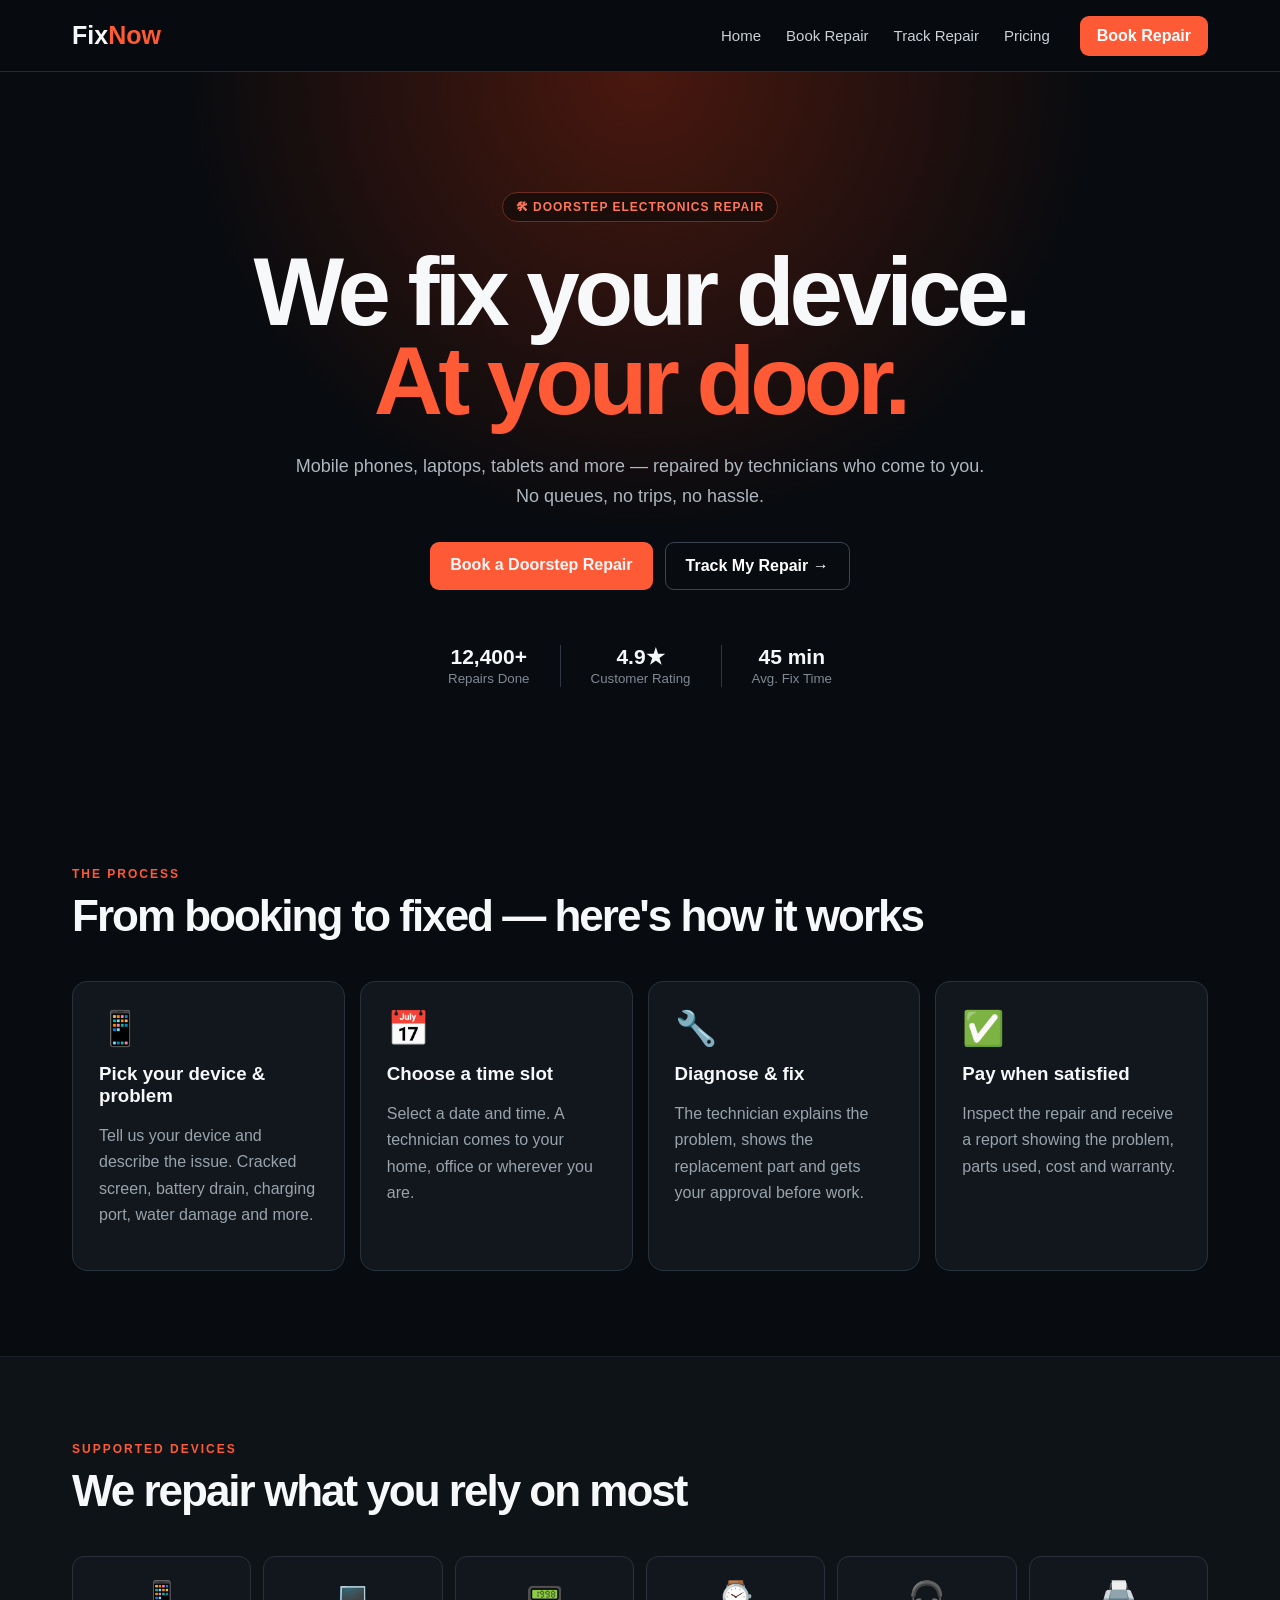
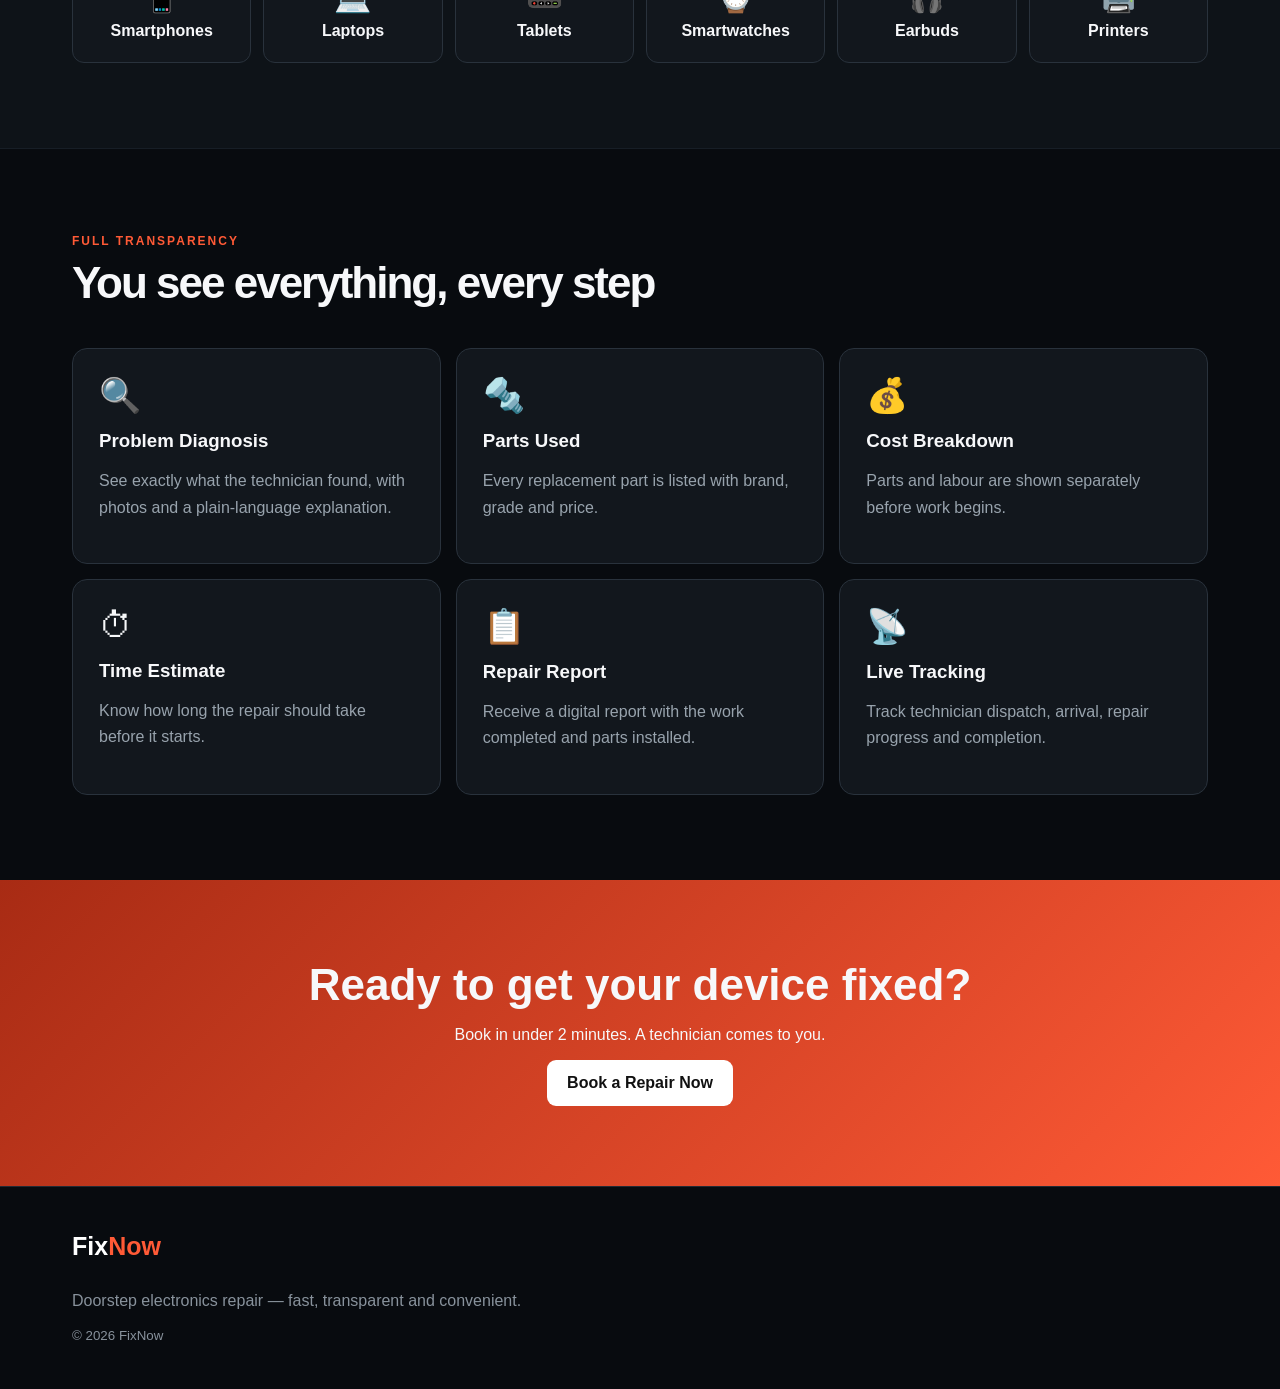
<file: index.html>
<!doctype html>
<html lang="en">
<head>
<meta charset="utf-8">
<meta name="viewport" content="width=device-width,initial-scale=1">
<title>FixNow — Doorstep Device Repair</title>
<style>
*{box-sizing:border-box}html{scroll-behavior:smooth}body{margin:0;background:#080b0f;color:#f7f8fa;font-family:Arial,Helvetica,sans-serif}a{text-decoration:none;color:inherit}.wrap{max-width:1180px;margin:auto;padding:0 22px}
nav{height:72px;display:flex;align-items:center;border-bottom:1px solid #222a33;background:#080b0fee;position:sticky;top:0;z-index:5}.navin{display:flex;align-items:center;width:100%;gap:30px}.logo{font-size:25px;font-weight:900}.logo b{color:#ff5a36}.links{display:flex;gap:25px;margin-left:auto}.links a{color:#cbd1d7;font-size:15px}.links a:hover{color:#ff5a36}.cta{background:#ff5a36;color:white;padding:11px 17px;border-radius:9px;font-weight:800}
.hero{text-align:center;padding:120px 20px 95px;background:radial-gradient(circle at 50% 0,#4a180e 0,transparent 48%)}.tag{display:inline-block;border:1px solid #6d2c20;color:#ff7659;background:#1b0e0a;border-radius:30px;padding:7px 13px;font-size:12px;font-weight:800;text-transform:uppercase;letter-spacing:1px}.hero h1{font-size:clamp(52px,8vw,96px);line-height:.93;letter-spacing:-5px;margin:25px auto;max-width:950px}.orange{color:#ff5a36}.hero p{color:#aeb6bf;max-width:700px;margin:0 auto;font-size:18px;line-height:1.7}.actions{display:flex;justify-content:center;gap:12px;flex-wrap:wrap;margin:30px 0 55px}.btn{padding:14px 20px;border-radius:9px;font-weight:800;display:inline-block}.primary{background:#ff5a36}.secondary{border:1px solid #3b4651;color:white}.stats{display:flex;justify-content:center;gap:30px}.stats strong{font-size:21px;display:block}.stats small{color:#7f8994}.line{width:1px;background:#303943}
section{padding:85px 0}.dark{background:#0e1318;border-block:1px solid #171e26}.eyebrow{color:#ff5a36;text-transform:uppercase;letter-spacing:2px;font-weight:800;font-size:12px}.title{font-size:44px;letter-spacing:-2px;margin:10px 0 40px}.steps{display:grid;grid-template-columns:repeat(4,1fr);gap:15px}.card{background:#12171d;border:1px solid #29323c;border-radius:15px;padding:26px}.card .icon{font-size:34px}.card h3{margin:15px 0 8px}.card p{color:#98a3ad;line-height:1.65}.devices{display:grid;grid-template-columns:repeat(6,1fr);gap:12px}.device{text-align:center;background:#12171d;border:1px solid #29323c;border-radius:12px;padding:22px 10px;font-weight:700}.device span{font-size:30px;display:block;margin-bottom:8px}.three{display:grid;grid-template-columns:repeat(3,1fr);gap:15px}.ctaSection{padding:80px 20px;text-align:center;background:linear-gradient(135deg,#a82b14,#ff5a36)}.ctaSection h2{font-size:44px;margin:0 0 12px}.white{background:#fff;color:#111}.footer{padding:45px 0;border-top:1px solid #222a33;color:#88929c}.footer .logo{color:#fff;margin-bottom:15px;display:inline-block}
@media(max-width:800px){.links{display:none}.steps,.three{grid-template-columns:1fr 1fr}.devices{grid-template-columns:repeat(3,1fr)}}@media(max-width:520px){.steps,.three{grid-template-columns:1fr}.devices{grid-template-columns:1fr 1fr}.stats{gap:12px}.hero h1{letter-spacing:-3px}.title{font-size:35px}}
</style>
</head>
<body>
<nav><div class="wrap navin"><a class="logo" href="index.html">Fix<b>Now</b></a><div class="links"><a href="index.html">Home</a><a href="book.html">Book Repair</a><a href="track.html">Track Repair</a><a href="pricing.html">Pricing</a></div><a class="cta" href="book.html">Book Repair</a></div></nav>
<header class="hero"><span class="tag">🛠 Doorstep electronics repair</span><h1>We fix your device.<br><span class="orange">At your door.</span></h1><p>Mobile phones, laptops, tablets and more — repaired by technicians who come to you. No queues, no trips, no hassle.</p><div class="actions"><a class="btn primary" href="book.html">Book a Doorstep Repair</a><a class="btn secondary" href="track.html">Track My Repair →</a></div><div class="stats"><div><strong>12,400+</strong><small>Repairs Done</small></div><span class="line"></span><div><strong>4.9★</strong><small>Customer Rating</small></div><span class="line"></span><div><strong>45 min</strong><small>Avg. Fix Time</small></div></div></header>
<section><div class="wrap"><div class="eyebrow">The Process</div><h2 class="title">From booking to fixed — here's how it works</h2><div class="steps"><div class="card"><div class="icon">📱</div><h3>Pick your device & problem</h3><p>Tell us your device and describe the issue. Cracked screen, battery drain, charging port, water damage and more.</p></div><div class="card"><div class="icon">📅</div><h3>Choose a time slot</h3><p>Select a date and time. A technician comes to your home, office or wherever you are.</p></div><div class="card"><div class="icon">🔧</div><h3>Diagnose & fix</h3><p>The technician explains the problem, shows the replacement part and gets your approval before work.</p></div><div class="card"><div class="icon">✅</div><h3>Pay when satisfied</h3><p>Inspect the repair and receive a report showing the problem, parts used, cost and warranty.</p></div></div></div></section>
<section class="dark"><div class="wrap"><div class="eyebrow">Supported Devices</div><h2 class="title">We repair what you rely on most</h2><div class="devices"><div class="device"><span>📱</span>Smartphones</div><div class="device"><span>💻</span>Laptops</div><div class="device"><span>📟</span>Tablets</div><div class="device"><span>⌚</span>Smartwatches</div><div class="device"><span>🎧</span>Earbuds</div><div class="device"><span>🖨️</span>Printers</div></div></div></section>
<section><div class="wrap"><div class="eyebrow">Full Transparency</div><h2 class="title">You see everything, every step</h2><div class="three"><div class="card"><div class="icon">🔍</div><h3>Problem Diagnosis</h3><p>See exactly what the technician found, with photos and a plain-language explanation.</p></div><div class="card"><div class="icon">🔩</div><h3>Parts Used</h3><p>Every replacement part is listed with brand, grade and price.</p></div><div class="card"><div class="icon">💰</div><h3>Cost Breakdown</h3><p>Parts and labour are shown separately before work begins.</p></div><div class="card"><div class="icon">⏱</div><h3>Time Estimate</h3><p>Know how long the repair should take before it starts.</p></div><div class="card"><div class="icon">📋</div><h3>Repair Report</h3><p>Receive a digital report with the work completed and parts installed.</p></div><div class="card"><div class="icon">📡</div><h3>Live Tracking</h3><p>Track technician dispatch, arrival, repair progress and completion.</p></div></div></div></section>
<section class="ctaSection"><div class="wrap"><h2>Ready to get your device fixed?</h2><p>Book in under 2 minutes. A technician comes to you.</p><a class="btn white" href="book.html">Book a Repair Now</a></div></section>
<footer class="footer"><div class="wrap"><a class="logo" href="index.html">Fix<b>Now</b></a><p>Doorstep electronics repair — fast, transparent and convenient.</p><small>© 2026 FixNow</small></div></footer>
</body></html>
</file>
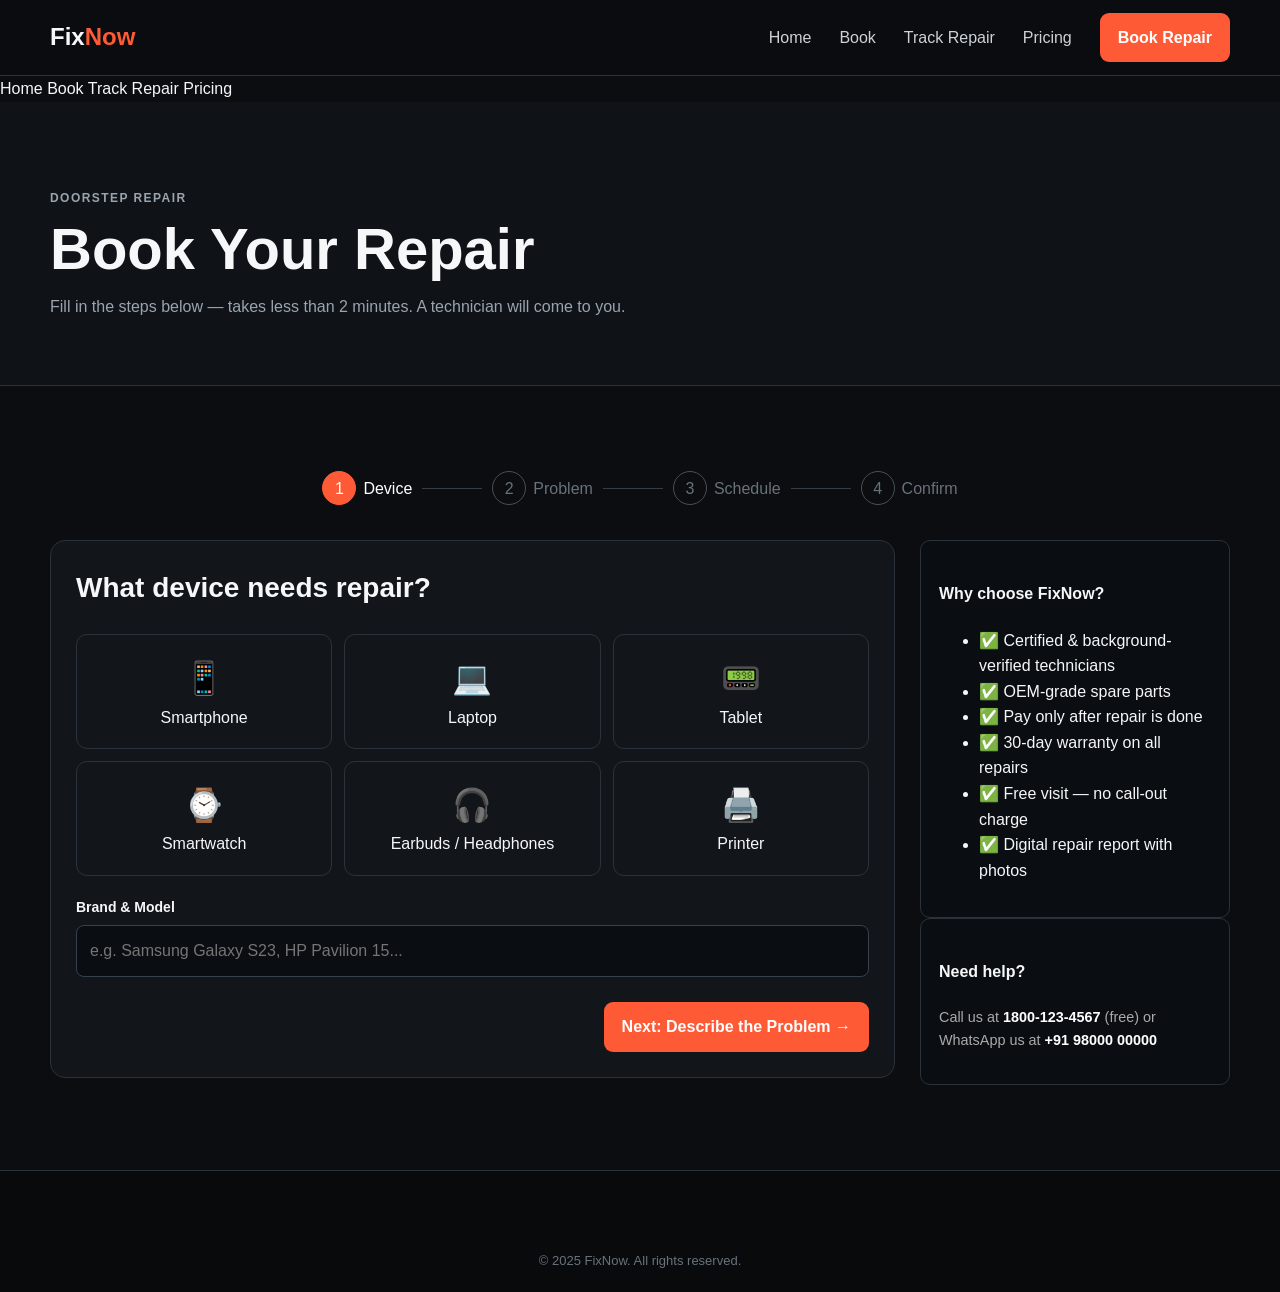
<file: book.html>
<!DOCTYPE html>
<html lang="en">
<head>
  <meta charset="UTF-8" />
  <meta name="viewport" content="width=device-width, initial-scale=1.0" />
  <title>Book a Repair — FixNow</title>
  <link rel="preconnect" href="https://fonts.googleapis.com" />
  <link href="https://fonts.googleapis.com/css2?family=DM+Sans:wght@300;400;500;600&family=Syne:wght@700;800&display=swap" rel="stylesheet" />
  <link rel="stylesheet" href="assets/style.css?v=2" />

<style id="fixnow-inline-style">/* FIXNOW_INLINE_STYLE */
:root{--bg:#0b0d10;--surface:#12161b;--line:#2a323b;--text:#f5f7f9;--muted:#9aa4ae;--accent:#ff5a36;--green:#42d392;--max:1180px}*{box-sizing:border-box}html{scroll-behavior:smooth}body{margin:0;background:var(--bg);color:var(--text);font-family:Arial,Helvetica,sans-serif;line-height:1.6}a{color:inherit;text-decoration:none}button,input,textarea,select{font:inherit}.container{width:min(var(--max),calc(100% - 40px));margin:auto}.nav{height:76px;padding:0 max(20px,calc((100vw - var(--max))/2));display:flex;align-items:center;gap:28px;border-bottom:1px solid var(--line);background:rgba(11,13,16,.96);position:sticky;top:0;z-index:20}.logo{font-size:1.5rem;font-weight:800}.logo span{color:var(--accent)}.nav-links{display:flex;gap:28px;list-style:none;margin-left:auto;padding:0}.nav-links a{color:#cbd2d8}.nav-links a:hover{color:#fff}.btn{display:inline-flex;align-items:center;justify-content:center;border:0;border-radius:9px;padding:12px 18px;font-weight:700;cursor:pointer}.btn-primary{background:var(--accent);color:#fff}.btn-ghost{background:transparent;border:1px solid #3a444f;color:#fff}.hamburger{display:none;margin-left:auto;background:none;border:0;color:#fff;font-size:24px}.hero{min-height:650px;padding:100px 20px;text-align:center;display:flex;flex-direction:column;align-items:center;justify-content:center;background:radial-gradient(circle at 50% 0,rgba(255,90,54,.18),transparent 45%)}.hero-badge,.section-eye{color:var(--accent);text-transform:uppercase;letter-spacing:.12em;font-size:12px;font-weight:700}.hero-title{font-size:clamp(48px,8vw,100px);line-height:.95;letter-spacing:-5px;margin:25px 0 20px;max-width:950px}.hero-title em{color:var(--accent);font-style:normal}.hero-sub{max-width:720px;color:var(--muted);font-size:18px}.hero-actions{display:flex;gap:12px;flex-wrap:wrap;justify-content:center;margin:28px 0 55px}.hero-stats{display:flex;gap:30px}.stat{display:flex;flex-direction:column}.stat-num{font-weight:800;font-size:20px}.stat-label{color:var(--muted);font-size:12px}.stat-divider{width:1px;background:var(--line)}.section{padding:85px 0}.section-alt{background:#0f1318;border-block:1px solid #171d24}.section-title{font-size:44px;line-height:1.05;margin:10px 0 42px;letter-spacing:-2px}.steps-grid{display:grid;grid-template-columns:1fr 35px 1fr 35px 1fr 35px 1fr;align-items:center}.step-card,.review-card,.transp-item,.price-card,.form-panel,.track-result,.sidebar-card{background:var(--surface);border:1px solid var(--line);border-radius:15px;padding:25px}.step-card{min-height:220px}.step-card p,.review-text,.transp-item p{color:var(--muted)}.step-arrow{text-align:center;color:var(--accent);font-size:24px}.devices-grid{display:grid;grid-template-columns:repeat(6,1fr);gap:12px}.device-tile{text-align:center;padding:22px 10px;border:1px solid var(--line);border-radius:12px;background:var(--surface)}.device-icon{font-size:30px;display:block;margin-bottom:7px}.transparency-grid,.reviews-grid{display:grid;grid-template-columns:repeat(3,1fr);gap:16px}.cta-banner{padding:75px 20px;text-align:center;background:linear-gradient(135deg,#b72f18,#ff5a36)}.cta-banner h2{font-size:45px;margin:0 0 12px}.footer{padding:50px 0 20px;border-top:1px solid var(--line);background:#080a0c}.footer-inner{display:grid;grid-template-columns:2fr repeat(3,1fr);gap:30px}.footer-links{display:flex;flex-direction:column;gap:8px}.footer-links a{color:var(--muted)}.footer-bottom{text-align:center;color:#69737d;padding-top:30px;font-size:13px}.page-header{padding:75px 0 50px;background:#0f1318;border-bottom:1px solid var(--line)}.page-header h1{font-size:58px;line-height:1;margin:10px 0}.page-header p{color:var(--muted);max-width:700px}.progress-steps{display:flex;justify-content:center;align-items:center;margin-bottom:35px}.progress-step{display:flex;align-items:center;gap:7px;color:#68727c}.progress-step.active{color:#fff}.ps-circle{width:34px;height:34px;border:1px solid #46505a;border-radius:50%;display:grid;place-items:center}.progress-step.active .ps-circle{background:var(--accent);border-color:var(--accent)}.progress-line{width:60px;height:1px;background:#343c45;margin:0 10px}.booking-layout{display:grid;grid-template-columns:minmax(0,1fr) 310px;gap:25px}.form-panel{display:none}.form-panel.active{display:block}.step-heading{font-size:28px;margin-top:0}.device-select-grid{display:grid;grid-template-columns:repeat(3,1fr);gap:12px}.device-option input,.time-slot input{position:absolute;opacity:0}.device-option-inner{display:flex;flex-direction:column;align-items:center;text-align:center;padding:18px;border:1px solid var(--line);border-radius:11px}.device-option input:checked+.device-option-inner,.time-slot input:checked+span{border-color:var(--accent);background:rgba(255,90,54,.09)}.dev-ico{font-size:32px}.form-group{margin-top:20px}.form-group label{display:block;font-weight:700;font-size:14px;margin-bottom:7px}.form-group input,.form-group textarea,.track-search-box input{width:100%;padding:12px 13px;background:#0a0d11;color:#fff;border:1px solid #37414b;border-radius:8px}.problem-checks{display:grid;grid-template-columns:1fr 1fr;gap:10px}.check-item{padding:11px;border:1px solid var(--line);border-radius:8px;color:#cbd2d8}.upload-zone{border:1px dashed #4a5560;border-radius:10px;padding:25px;text-align:center;color:var(--muted);cursor:pointer}.time-slots{display:grid;grid-template-columns:repeat(3,1fr);gap:10px}.time-slot span{display:block;text-align:center;border:1px solid var(--line);border-radius:8px;padding:12px}.form-actions{display:flex;justify-content:flex-end;gap:10px;margin-top:25px}.summary-card,.sidebar-card{background:#0a0e12;border:1px solid var(--line);border-radius:10px;padding:18px}.summary-row{display:flex;justify-content:space-between;gap:15px;padding:10px 0;border-bottom:1px solid #222a31}.summary-row span{color:var(--muted)}.success-screen{text-align:center;padding:30px}.success-icon{font-size:60px}.booking-ref{display:inline-block;border:1px solid var(--line);padding:10px 15px;border-radius:8px}.track-search-box{display:flex;gap:10px;max-width:760px;margin:auto}.track-result{margin-top:40px}.track-header{display:flex;justify-content:space-between;gap:15px;border-bottom:1px solid var(--line);padding-bottom:20px}.track-status-badge{color:var(--green);background:rgba(66,211,146,.1);border:1px solid rgba(66,211,146,.2);padding:6px 10px;border-radius:20px}.timeline{display:grid;gap:13px}.timeline-item{display:flex;gap:12px}.timeline-dot{width:12px;height:12px;border-radius:50%;background:#39434d;margin-top:7px;flex:none}.timeline-item.done .timeline-dot{background:var(--green)}.timeline-item.current .timeline-dot{background:var(--accent)}.timeline-item p{margin:0;color:var(--muted);font-size:14px}.price-tabs{display:flex;gap:8px;flex-wrap:wrap;margin-bottom:25px}.price-tab{padding:10px 15px;background:transparent;color:#b7c0c8;border:1px solid var(--line);border-radius:8px}.price-tab.active{background:var(--accent);color:#fff;border-color:var(--accent)}.price-category{display:none}.price-category.active{display:block}.price-grid{display:grid;grid-template-columns:1fr 1fr;gap:12px}.price-card{display:flex;align-items:center;gap:15px}.price-info{flex:1}.price-info h4{margin:0}.price-info p{margin:2px 0;color:var(--muted);font-size:13px}.price-range{color:var(--accent);font-weight:700}.faq-item{border-bottom:1px solid var(--line)}.faq-q{width:100%;background:none;border:0;color:#fff;text-align:left;padding:18px 0;font-weight:700;display:flex;justify-content:space-between}.faq-a{display:none;color:var(--muted);padding:0 0 18px}.faq-item.open .faq-a{display:block}@media(max-width:900px){.nav-links{display:none}.nav-cta{display:none}.hamburger{display:block}.steps-grid{grid-template-columns:1fr 1fr}.step-arrow{display:none}.devices-grid{grid-template-columns:repeat(3,1fr)}.transparency-grid,.reviews-grid{grid-template-columns:1fr 1fr}.booking-layout{grid-template-columns:1fr}.footer-inner{grid-template-columns:1fr 1fr}}@media(max-width:600px){.container{width:calc(100% - 28px)}.hero-title{font-size:52px;letter-spacing:-3px}.hero-stats{gap:12px}.steps-grid,.transparency-grid,.reviews-grid,.price-grid,.device-select-grid,.problem-checks{grid-template-columns:1fr}.devices-grid{grid-template-columns:1fr 1fr}.time-slots{grid-template-columns:1fr}.booking-layout{display:block}.page-header h1{font-size:44px}.track-search-box{flex-direction:column}.footer-inner{grid-template-columns:1fr}}
</style>
</head>
<body>

  <nav class="nav">
    <a href="index.html" class="logo">Fix<span>Now</span></a>
    <ul class="nav-links">
      <li><a href="index.html">Home</a></li>
      <li><a href="book.html" class="active">Book</a></li>
      <li><a href="track.html">Track Repair</a></li>
      <li><a href="pricing.html">Pricing</a></li>
    </ul>
    <a href="book.html" class="btn btn-primary nav-cta">Book Repair</a>
    <button class="hamburger" id="hamburger" aria-label="Menu">&#9776;</button>
  </nav>
  <div class="mobile-menu" id="mobileMenu">
    <a href="index.html">Home</a>
    <a href="book.html">Book</a>
    <a href="track.html">Track Repair</a>
    <a href="pricing.html">Pricing</a>
  </div>

  <!-- PAGE HEADER -->
  <div class="page-header">
    <div class="container">
      <p class="section-eye">Doorstep Repair</p>
      <h1>Book Your Repair</h1>
      <p>Fill in the steps below — takes less than 2 minutes. A technician will come to you.</p>
    </div>
  </div>

  <!-- BOOKING FORM -->
  <section class="section">
    <div class="container">

      <!-- Progress Steps -->
      <div class="progress-steps">
        <div class="progress-step active" id="ps1">
          <div class="ps-circle">1</div>
          <span>Device</span>
        </div>
        <div class="progress-line"></div>
        <div class="progress-step" id="ps2">
          <div class="ps-circle">2</div>
          <span>Problem</span>
        </div>
        <div class="progress-line"></div>
        <div class="progress-step" id="ps3">
          <div class="ps-circle">3</div>
          <span>Schedule</span>
        </div>
        <div class="progress-line"></div>
        <div class="progress-step" id="ps4">
          <div class="ps-circle">4</div>
          <span>Confirm</span>
        </div>
      </div>

      <div class="booking-layout">

        <!-- FORM PANELS -->
        <div class="booking-form-area">

          <!-- Step 1: Device -->
          <div class="form-panel active" id="step1">
            <h2 class="step-heading">What device needs repair?</h2>
            <div class="device-select-grid">
              <label class="device-option">
                <input type="radio" name="device" value="smartphone" />
                <div class="device-option-inner">
                  <span class="dev-ico">📱</span>
                  <span>Smartphone</span>
                </div>
              </label>
              <label class="device-option">
                <input type="radio" name="device" value="laptop" />
                <div class="device-option-inner">
                  <span class="dev-ico">💻</span>
                  <span>Laptop</span>
                </div>
              </label>
              <label class="device-option">
                <input type="radio" name="device" value="tablet" />
                <div class="device-option-inner">
                  <span class="dev-ico">📟</span>
                  <span>Tablet</span>
                </div>
              </label>
              <label class="device-option">
                <input type="radio" name="device" value="smartwatch" />
                <div class="device-option-inner">
                  <span class="dev-ico">⌚</span>
                  <span>Smartwatch</span>
                </div>
              </label>
              <label class="device-option">
                <input type="radio" name="device" value="earbuds" />
                <div class="device-option-inner">
                  <span class="dev-ico">🎧</span>
                  <span>Earbuds / Headphones</span>
                </div>
              </label>
              <label class="device-option">
                <input type="radio" name="device" value="printer" />
                <div class="device-option-inner">
                  <span class="dev-ico">🖨️</span>
                  <span>Printer</span>
                </div>
              </label>
            </div>
            <div class="form-group mt-1">
              <label>Brand &amp; Model</label>
              <input type="text" id="deviceModel" placeholder="e.g. Samsung Galaxy S23, HP Pavilion 15..." />
            </div>
            <div class="form-actions">
              <button class="btn btn-primary" onclick="nextStep(1)">Next: Describe the Problem →</button>
            </div>
          </div>

          <!-- Step 2: Problem -->
          <div class="form-panel" id="step2">
            <h2 class="step-heading">What's the problem?</h2>
            <div class="problem-checks">
              <label class="check-item"><input type="checkbox" /> Cracked / broken screen</label>
              <label class="check-item"><input type="checkbox" /> Battery drains fast or won't charge</label>
              <label class="check-item"><input type="checkbox" /> Charging port not working</label>
              <label class="check-item"><input type="checkbox" /> Water damage / liquid exposure</label>
              <label class="check-item"><input type="checkbox" /> Speaker / microphone not working</label>
              <label class="check-item"><input type="checkbox" /> Overheating / device very slow</label>
              <label class="check-item"><input type="checkbox" /> Camera not working</label>
              <label class="check-item"><input type="checkbox" /> Software crash / won't boot</label>
              <label class="check-item"><input type="checkbox" /> Physical damage / bent frame</label>
              <label class="check-item"><input type="checkbox" /> Other</label>
            </div>
            <div class="form-group">
              <label>Describe the problem in your own words</label>
              <textarea rows="4" placeholder="e.g. 'The screen cracked after a fall. The top-left corner is black and touch doesn't respond there...'"></textarea>
            </div>
            <div class="form-group">
              <label>Upload a photo of the damage (optional)</label>
              <div class="upload-zone" id="uploadZone">
                <span>📸 Drag &amp; drop or click to upload</span>
                <input type="file" accept="image/*" style="display:none;" id="fileInput" />
              </div>
            </div>
            <div class="form-actions">
              <button class="btn btn-ghost" onclick="prevStep(2)">← Back</button>
              <button class="btn btn-primary" onclick="nextStep(2)">Next: Pick a Time Slot →</button>
            </div>
          </div>

          <!-- Step 3: Schedule -->
          <div class="form-panel" id="step3">
            <h2 class="step-heading">When should we come?</h2>
            <div class="form-group">
              <label>Preferred Date</label>
              <input type="date" id="dateInput" />
            </div>
            <div class="form-group">
              <label>Preferred Time Slot</label>
              <div class="time-slots">
                <label class="time-slot"><input type="radio" name="slot" value="9-11" /><span>9 AM – 11 AM</span></label>
                <label class="time-slot"><input type="radio" name="slot" value="11-1" /><span>11 AM – 1 PM</span></label>
                <label class="time-slot"><input type="radio" name="slot" value="2-4" /><span>2 PM – 4 PM</span></label>
                <label class="time-slot"><input type="radio" name="slot" value="4-6" /><span>4 PM – 6 PM</span></label>
                <label class="time-slot"><input type="radio" name="slot" value="6-8" /><span>6 PM – 8 PM</span></label>
              </div>
            </div>
            <div class="form-group">
              <label>Your Address</label>
              <input type="text" placeholder="House/Flat No., Street, Locality..." />
            </div>
            <div class="form-group">
              <label>City</label>
              <input type="text" placeholder="e.g. Warangal, Hyderabad..." />
            </div>
            <div class="form-group">
              <label>Pincode</label>
              <input type="text" placeholder="500001" maxlength="6" />
            </div>
            <div class="form-actions">
              <button class="btn btn-ghost" onclick="prevStep(3)">← Back</button>
              <button class="btn btn-primary" onclick="nextStep(3)">Next: Review &amp; Confirm →</button>
            </div>
          </div>

          <!-- Step 4: Confirm -->
          <div class="form-panel" id="step4">
            <h2 class="step-heading">Almost there — confirm your details</h2>
            <div class="summary-card">
              <div class="summary-row">
                <span>Device</span><strong id="sum-device">—</strong>
              </div>
              <div class="summary-row">
                <span>Problems selected</span><strong id="sum-problems">—</strong>
              </div>
              <div class="summary-row">
                <span>Date &amp; Time</span><strong id="sum-date">—</strong>
              </div>
              <div class="summary-row">
                <span>Estimated Cost</span><strong class="highlight">₹299 – ₹2,499*</strong>
              </div>
              <div class="summary-row">
                <span>Visit Charge</span><strong>₹0 (Free)</strong>
              </div>
              <p class="summary-note">* Exact cost confirmed after on-site diagnosis. You approve before any repair begins.</p>
            </div>
            <div class="form-group">
              <label>Your Name</label>
              <input type="text" placeholder="Full name" />
            </div>
            <div class="form-group">
              <label>Mobile Number</label>
              <input type="tel" placeholder="+91 98765 43210" />
            </div>
            <div class="form-group">
              <label>Email (for repair report)</label>
              <input type="email" placeholder="you@email.com" />
            </div>
            <div class="form-actions">
              <button class="btn btn-ghost" onclick="prevStep(4)">← Back</button>
              <button class="btn btn-primary btn-lg" onclick="submitBooking()">Confirm Booking 🛠</button>
            </div>
          </div>

          <!-- Success -->
          <div class="form-panel" id="step5">
            <div class="success-screen">
              <div class="success-icon">🎉</div>
              <h2>Booking Confirmed!</h2>
              <p>Your repair appointment has been booked. Your technician will arrive at the selected time slot.</p>
              <div class="booking-ref">
                Booking ID: <strong id="bookingId"></strong>
              </div>
              <p style="color:#aaa;font-size:.9rem;">Use this ID to track your repair on the Track page.</p>
              <div class="form-actions" style="justify-content:center;margin-top:2rem;">
                <a href="track.html" class="btn btn-primary">Track My Repair →</a>
                <a href="index.html" class="btn btn-ghost">Back to Home</a>
              </div>
            </div>
          </div>

        </div><!-- /booking-form-area -->

        <!-- SIDEBAR INFO -->
        <aside class="booking-sidebar">
          <div class="sidebar-card">
            <h4>Why choose FixNow?</h4>
            <ul class="sidebar-list">
              <li>✅ Certified &amp; background-verified technicians</li>
              <li>✅ OEM-grade spare parts</li>
              <li>✅ Pay only after repair is done</li>
              <li>✅ 30-day warranty on all repairs</li>
              <li>✅ Free visit — no call-out charge</li>
              <li>✅ Digital repair report with photos</li>
            </ul>
          </div>
          <div class="sidebar-card">
            <h4>Need help?</h4>
            <p style="font-size:.9rem;color:#aaa;">Call us at <strong style="color:#fff;">1800-123-4567</strong> (free) or WhatsApp us at <strong style="color:#fff;">+91 98000 00000</strong></p>
          </div>
        </aside>

      </div><!-- /booking-layout -->
    </div>
  </section>

  <footer class="footer">
    <div class="footer-bottom">© 2025 FixNow. All rights reserved.</div>
  </footer>

  <script src="assets/main.js?v=2"></script>
  <script src="assets/book.js?v=2"></script>
</body>
</html>
</file>
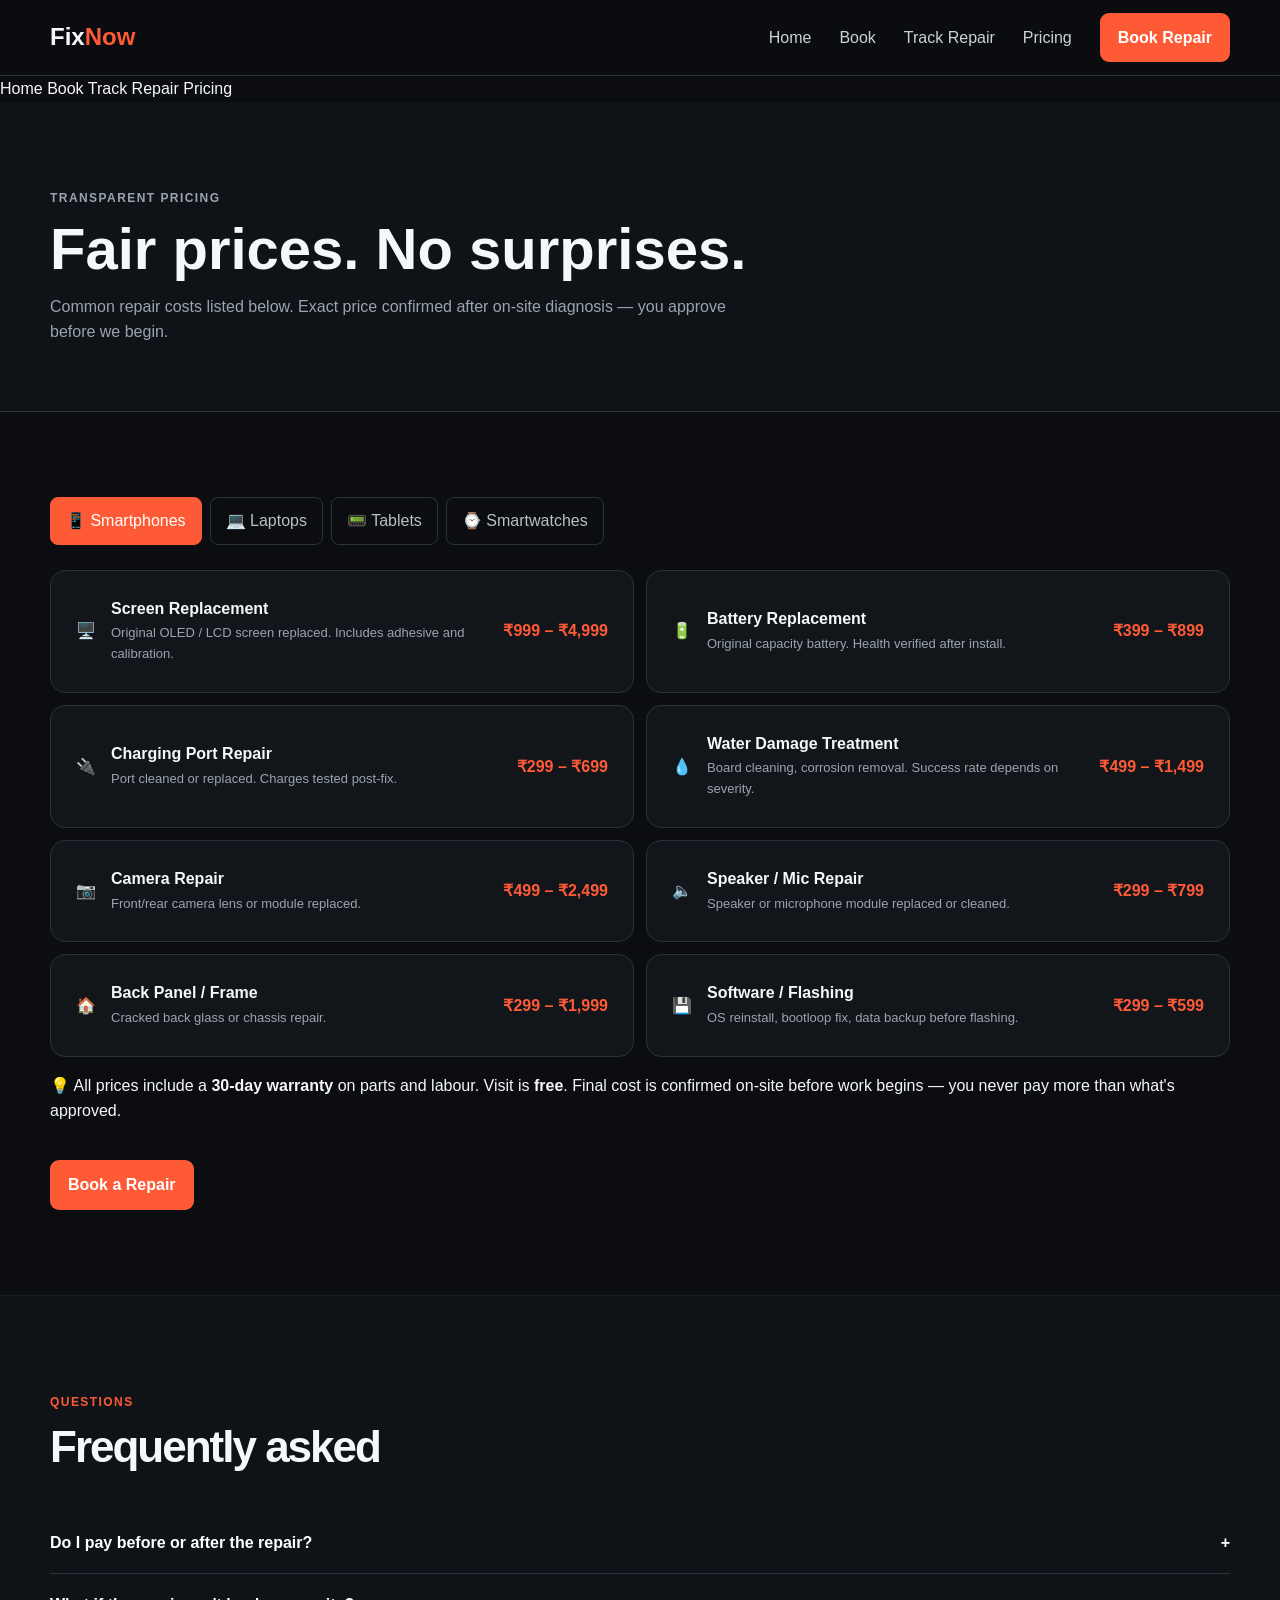
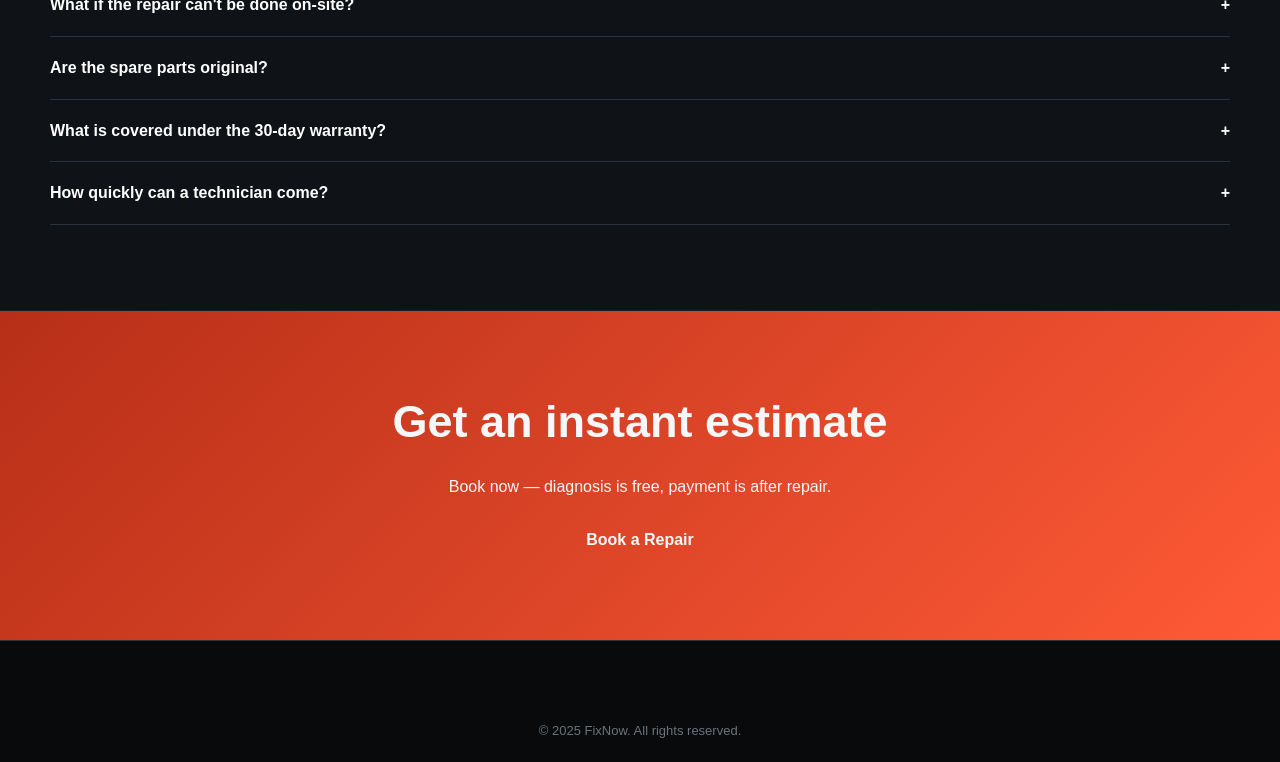
<file: pricing.html>
<!DOCTYPE html>
<html lang="en">
<head>
  <meta charset="UTF-8" />
  <meta name="viewport" content="width=device-width, initial-scale=1.0" />
  <title>Pricing — FixNow</title>
  <link rel="preconnect" href="https://fonts.googleapis.com" />
  <link href="https://fonts.googleapis.com/css2?family=DM+Sans:wght@300;400;500;600&family=Syne:wght@700;800&display=swap" rel="stylesheet" />
  <link rel="stylesheet" href="assets/style.css?v=2" />

<style id="fixnow-inline-style">/* FIXNOW_INLINE_STYLE */
:root{--bg:#0b0d10;--surface:#12161b;--line:#2a323b;--text:#f5f7f9;--muted:#9aa4ae;--accent:#ff5a36;--green:#42d392;--max:1180px}*{box-sizing:border-box}html{scroll-behavior:smooth}body{margin:0;background:var(--bg);color:var(--text);font-family:Arial,Helvetica,sans-serif;line-height:1.6}a{color:inherit;text-decoration:none}button,input,textarea,select{font:inherit}.container{width:min(var(--max),calc(100% - 40px));margin:auto}.nav{height:76px;padding:0 max(20px,calc((100vw - var(--max))/2));display:flex;align-items:center;gap:28px;border-bottom:1px solid var(--line);background:rgba(11,13,16,.96);position:sticky;top:0;z-index:20}.logo{font-size:1.5rem;font-weight:800}.logo span{color:var(--accent)}.nav-links{display:flex;gap:28px;list-style:none;margin-left:auto;padding:0}.nav-links a{color:#cbd2d8}.nav-links a:hover{color:#fff}.btn{display:inline-flex;align-items:center;justify-content:center;border:0;border-radius:9px;padding:12px 18px;font-weight:700;cursor:pointer}.btn-primary{background:var(--accent);color:#fff}.btn-ghost{background:transparent;border:1px solid #3a444f;color:#fff}.hamburger{display:none;margin-left:auto;background:none;border:0;color:#fff;font-size:24px}.hero{min-height:650px;padding:100px 20px;text-align:center;display:flex;flex-direction:column;align-items:center;justify-content:center;background:radial-gradient(circle at 50% 0,rgba(255,90,54,.18),transparent 45%)}.hero-badge,.section-eye{color:var(--accent);text-transform:uppercase;letter-spacing:.12em;font-size:12px;font-weight:700}.hero-title{font-size:clamp(48px,8vw,100px);line-height:.95;letter-spacing:-5px;margin:25px 0 20px;max-width:950px}.hero-title em{color:var(--accent);font-style:normal}.hero-sub{max-width:720px;color:var(--muted);font-size:18px}.hero-actions{display:flex;gap:12px;flex-wrap:wrap;justify-content:center;margin:28px 0 55px}.hero-stats{display:flex;gap:30px}.stat{display:flex;flex-direction:column}.stat-num{font-weight:800;font-size:20px}.stat-label{color:var(--muted);font-size:12px}.stat-divider{width:1px;background:var(--line)}.section{padding:85px 0}.section-alt{background:#0f1318;border-block:1px solid #171d24}.section-title{font-size:44px;line-height:1.05;margin:10px 0 42px;letter-spacing:-2px}.steps-grid{display:grid;grid-template-columns:1fr 35px 1fr 35px 1fr 35px 1fr;align-items:center}.step-card,.review-card,.transp-item,.price-card,.form-panel,.track-result,.sidebar-card{background:var(--surface);border:1px solid var(--line);border-radius:15px;padding:25px}.step-card{min-height:220px}.step-card p,.review-text,.transp-item p{color:var(--muted)}.step-arrow{text-align:center;color:var(--accent);font-size:24px}.devices-grid{display:grid;grid-template-columns:repeat(6,1fr);gap:12px}.device-tile{text-align:center;padding:22px 10px;border:1px solid var(--line);border-radius:12px;background:var(--surface)}.device-icon{font-size:30px;display:block;margin-bottom:7px}.transparency-grid,.reviews-grid{display:grid;grid-template-columns:repeat(3,1fr);gap:16px}.cta-banner{padding:75px 20px;text-align:center;background:linear-gradient(135deg,#b72f18,#ff5a36)}.cta-banner h2{font-size:45px;margin:0 0 12px}.footer{padding:50px 0 20px;border-top:1px solid var(--line);background:#080a0c}.footer-inner{display:grid;grid-template-columns:2fr repeat(3,1fr);gap:30px}.footer-links{display:flex;flex-direction:column;gap:8px}.footer-links a{color:var(--muted)}.footer-bottom{text-align:center;color:#69737d;padding-top:30px;font-size:13px}.page-header{padding:75px 0 50px;background:#0f1318;border-bottom:1px solid var(--line)}.page-header h1{font-size:58px;line-height:1;margin:10px 0}.page-header p{color:var(--muted);max-width:700px}.progress-steps{display:flex;justify-content:center;align-items:center;margin-bottom:35px}.progress-step{display:flex;align-items:center;gap:7px;color:#68727c}.progress-step.active{color:#fff}.ps-circle{width:34px;height:34px;border:1px solid #46505a;border-radius:50%;display:grid;place-items:center}.progress-step.active .ps-circle{background:var(--accent);border-color:var(--accent)}.progress-line{width:60px;height:1px;background:#343c45;margin:0 10px}.booking-layout{display:grid;grid-template-columns:minmax(0,1fr) 310px;gap:25px}.form-panel{display:none}.form-panel.active{display:block}.step-heading{font-size:28px;margin-top:0}.device-select-grid{display:grid;grid-template-columns:repeat(3,1fr);gap:12px}.device-option input,.time-slot input{position:absolute;opacity:0}.device-option-inner{display:flex;flex-direction:column;align-items:center;text-align:center;padding:18px;border:1px solid var(--line);border-radius:11px}.device-option input:checked+.device-option-inner,.time-slot input:checked+span{border-color:var(--accent);background:rgba(255,90,54,.09)}.dev-ico{font-size:32px}.form-group{margin-top:20px}.form-group label{display:block;font-weight:700;font-size:14px;margin-bottom:7px}.form-group input,.form-group textarea,.track-search-box input{width:100%;padding:12px 13px;background:#0a0d11;color:#fff;border:1px solid #37414b;border-radius:8px}.problem-checks{display:grid;grid-template-columns:1fr 1fr;gap:10px}.check-item{padding:11px;border:1px solid var(--line);border-radius:8px;color:#cbd2d8}.upload-zone{border:1px dashed #4a5560;border-radius:10px;padding:25px;text-align:center;color:var(--muted);cursor:pointer}.time-slots{display:grid;grid-template-columns:repeat(3,1fr);gap:10px}.time-slot span{display:block;text-align:center;border:1px solid var(--line);border-radius:8px;padding:12px}.form-actions{display:flex;justify-content:flex-end;gap:10px;margin-top:25px}.summary-card,.sidebar-card{background:#0a0e12;border:1px solid var(--line);border-radius:10px;padding:18px}.summary-row{display:flex;justify-content:space-between;gap:15px;padding:10px 0;border-bottom:1px solid #222a31}.summary-row span{color:var(--muted)}.success-screen{text-align:center;padding:30px}.success-icon{font-size:60px}.booking-ref{display:inline-block;border:1px solid var(--line);padding:10px 15px;border-radius:8px}.track-search-box{display:flex;gap:10px;max-width:760px;margin:auto}.track-result{margin-top:40px}.track-header{display:flex;justify-content:space-between;gap:15px;border-bottom:1px solid var(--line);padding-bottom:20px}.track-status-badge{color:var(--green);background:rgba(66,211,146,.1);border:1px solid rgba(66,211,146,.2);padding:6px 10px;border-radius:20px}.timeline{display:grid;gap:13px}.timeline-item{display:flex;gap:12px}.timeline-dot{width:12px;height:12px;border-radius:50%;background:#39434d;margin-top:7px;flex:none}.timeline-item.done .timeline-dot{background:var(--green)}.timeline-item.current .timeline-dot{background:var(--accent)}.timeline-item p{margin:0;color:var(--muted);font-size:14px}.price-tabs{display:flex;gap:8px;flex-wrap:wrap;margin-bottom:25px}.price-tab{padding:10px 15px;background:transparent;color:#b7c0c8;border:1px solid var(--line);border-radius:8px}.price-tab.active{background:var(--accent);color:#fff;border-color:var(--accent)}.price-category{display:none}.price-category.active{display:block}.price-grid{display:grid;grid-template-columns:1fr 1fr;gap:12px}.price-card{display:flex;align-items:center;gap:15px}.price-info{flex:1}.price-info h4{margin:0}.price-info p{margin:2px 0;color:var(--muted);font-size:13px}.price-range{color:var(--accent);font-weight:700}.faq-item{border-bottom:1px solid var(--line)}.faq-q{width:100%;background:none;border:0;color:#fff;text-align:left;padding:18px 0;font-weight:700;display:flex;justify-content:space-between}.faq-a{display:none;color:var(--muted);padding:0 0 18px}.faq-item.open .faq-a{display:block}@media(max-width:900px){.nav-links{display:none}.nav-cta{display:none}.hamburger{display:block}.steps-grid{grid-template-columns:1fr 1fr}.step-arrow{display:none}.devices-grid{grid-template-columns:repeat(3,1fr)}.transparency-grid,.reviews-grid{grid-template-columns:1fr 1fr}.booking-layout{grid-template-columns:1fr}.footer-inner{grid-template-columns:1fr 1fr}}@media(max-width:600px){.container{width:calc(100% - 28px)}.hero-title{font-size:52px;letter-spacing:-3px}.hero-stats{gap:12px}.steps-grid,.transparency-grid,.reviews-grid,.price-grid,.device-select-grid,.problem-checks{grid-template-columns:1fr}.devices-grid{grid-template-columns:1fr 1fr}.time-slots{grid-template-columns:1fr}.booking-layout{display:block}.page-header h1{font-size:44px}.track-search-box{flex-direction:column}.footer-inner{grid-template-columns:1fr}}
</style>
</head>
<body>

  <nav class="nav">
    <a href="index.html" class="logo">Fix<span>Now</span></a>
    <ul class="nav-links">
      <li><a href="index.html">Home</a></li>
      <li><a href="book.html">Book</a></li>
      <li><a href="track.html">Track Repair</a></li>
      <li><a href="pricing.html" class="active">Pricing</a></li>
    </ul>
    <a href="book.html" class="btn btn-primary nav-cta">Book Repair</a>
    <button class="hamburger" id="hamburger" aria-label="Menu">&#9776;</button>
  </nav>
  <div class="mobile-menu" id="mobileMenu">
    <a href="index.html">Home</a>
    <a href="book.html">Book</a>
    <a href="track.html">Track Repair</a>
    <a href="pricing.html">Pricing</a>
  </div>

  <div class="page-header">
    <div class="container">
      <p class="section-eye">Transparent Pricing</p>
      <h1>Fair prices. No surprises.</h1>
      <p>Common repair costs listed below. Exact price confirmed after on-site diagnosis — you approve before we begin.</p>
    </div>
  </div>

  <!-- Filter Tabs -->
  <section class="section">
    <div class="container">
      <div class="price-tabs" id="priceTabs">
        <button class="price-tab active" data-cat="smartphone">📱 Smartphones</button>
        <button class="price-tab" data-cat="laptop">💻 Laptops</button>
        <button class="price-tab" data-cat="tablet">📟 Tablets</button>
        <button class="price-tab" data-cat="smartwatch">⌚ Smartwatches</button>
      </div>

      <!-- Smartphone Prices -->
      <div class="price-category active" id="cat-smartphone">
        <div class="price-grid">
          <div class="price-card">
            <div class="price-icon">🖥️</div>
            <div class="price-info">
              <h4>Screen Replacement</h4>
              <p>Original OLED / LCD screen replaced. Includes adhesive and calibration.</p>
            </div>
            <div class="price-range">₹999 – ₹4,999</div>
          </div>
          <div class="price-card">
            <div class="price-icon">🔋</div>
            <div class="price-info">
              <h4>Battery Replacement</h4>
              <p>Original capacity battery. Health verified after install.</p>
            </div>
            <div class="price-range">₹399 – ₹899</div>
          </div>
          <div class="price-card">
            <div class="price-icon">🔌</div>
            <div class="price-info">
              <h4>Charging Port Repair</h4>
              <p>Port cleaned or replaced. Charges tested post-fix.</p>
            </div>
            <div class="price-range">₹299 – ₹699</div>
          </div>
          <div class="price-card">
            <div class="price-icon">💧</div>
            <div class="price-info">
              <h4>Water Damage Treatment</h4>
              <p>Board cleaning, corrosion removal. Success rate depends on severity.</p>
            </div>
            <div class="price-range">₹499 – ₹1,499</div>
          </div>
          <div class="price-card">
            <div class="price-icon">📷</div>
            <div class="price-info">
              <h4>Camera Repair</h4>
              <p>Front/rear camera lens or module replaced.</p>
            </div>
            <div class="price-range">₹499 – ₹2,499</div>
          </div>
          <div class="price-card">
            <div class="price-icon">🔈</div>
            <div class="price-info">
              <h4>Speaker / Mic Repair</h4>
              <p>Speaker or microphone module replaced or cleaned.</p>
            </div>
            <div class="price-range">₹299 – ₹799</div>
          </div>
          <div class="price-card">
            <div class="price-icon">🏠</div>
            <div class="price-info">
              <h4>Back Panel / Frame</h4>
              <p>Cracked back glass or chassis repair.</p>
            </div>
            <div class="price-range">₹299 – ₹1,999</div>
          </div>
          <div class="price-card">
            <div class="price-icon">💾</div>
            <div class="price-info">
              <h4>Software / Flashing</h4>
              <p>OS reinstall, bootloop fix, data backup before flashing.</p>
            </div>
            <div class="price-range">₹299 – ₹599</div>
          </div>
        </div>
      </div>

      <!-- Laptop Prices -->
      <div class="price-category" id="cat-laptop">
        <div class="price-grid">
          <div class="price-card"><div class="price-icon">🖥️</div><div class="price-info"><h4>Screen Replacement</h4><p>HD/FHD laptop screen replaced.</p></div><div class="price-range">₹2,999 – ₹8,999</div></div>
          <div class="price-card"><div class="price-icon">🔋</div><div class="price-info"><h4>Battery Replacement</h4><p>Compatible battery with 1-yr warranty.</p></div><div class="price-range">₹999 – ₹3,499</div></div>
          <div class="price-card"><div class="price-icon">🌡️</div><div class="price-info"><h4>Overheating / Cooling</h4><p>Fan cleaning, thermal paste replacement, heatsink servicing.</p></div><div class="price-range">₹499 – ₹1,499</div></div>
          <div class="price-card"><div class="price-icon">⌨️</div><div class="price-info"><h4>Keyboard Repair</h4><p>Key replacement or full keyboard swap.</p></div><div class="price-range">₹799 – ₹3,999</div></div>
          <div class="price-card"><div class="price-icon">🔌</div><div class="price-info"><h4>Charging Port / DC Jack</h4><p>Port soldering or board-level repair.</p></div><div class="price-range">₹499 – ₹1,999</div></div>
          <div class="price-card"><div class="price-icon">💾</div><div class="price-info"><h4>OS Install / Virus Removal</h4><p>Windows/Linux reinstall or malware cleanup.</p></div><div class="price-range">₹399 – ₹799</div></div>
          <div class="price-card"><div class="price-icon">🧠</div><div class="price-info"><h4>RAM / SSD Upgrade</h4><p>Upgrade RAM or storage for faster performance.</p></div><div class="price-range">₹1,499 – ₹7,999</div></div>
          <div class="price-card"><div class="price-icon">💧</div><div class="price-info"><h4>Water Damage Cleaning</h4><p>Board-level cleaning and component testing.</p></div><div class="price-range">₹999 – ₹2,999</div></div>
        </div>
      </div>

      <!-- Tablet Prices -->
      <div class="price-category" id="cat-tablet">
        <div class="price-grid">
          <div class="price-card"><div class="price-icon">🖥️</div><div class="price-info"><h4>Screen Replacement</h4><p>Display + digitizer assembly replaced.</p></div><div class="price-range">₹1,999 – ₹6,999</div></div>
          <div class="price-card"><div class="price-icon">🔋</div><div class="price-info"><h4>Battery Replacement</h4><p>New battery with health report post-install.</p></div><div class="price-range">₹699 – ₹2,499</div></div>
          <div class="price-card"><div class="price-icon">🔌</div><div class="price-info"><h4>Charging Port</h4><p>USB-C or Lightning port repair.</p></div><div class="price-range">₹399 – ₹999</div></div>
          <div class="price-card"><div class="price-icon">📷</div><div class="price-info"><h4>Camera Repair</h4><p>Front/rear camera module replaced.</p></div><div class="price-range">₹699 – ₹2,999</div></div>
        </div>
      </div>

      <!-- Smartwatch Prices -->
      <div class="price-category" id="cat-smartwatch">
        <div class="price-grid">
          <div class="price-card"><div class="price-icon">🖥️</div><div class="price-info"><h4>Screen Replacement</h4><p>Display + crown realignment.</p></div><div class="price-range">₹999 – ₹3,999</div></div>
          <div class="price-card"><div class="price-icon">🔋</div><div class="price-info"><h4>Battery Replacement</h4><p>Micro battery replaced with OEM cell.</p></div><div class="price-range">₹499 – ₹1,499</div></div>
          <div class="price-card"><div class="price-icon">🏠</div><div class="price-info"><h4>Band / Strap Repair</h4><p>Connector or strap fixed or replaced.</p></div><div class="price-range">₹199 – ₹699</div></div>
          <div class="price-card"><div class="price-icon">💧</div><div class="price-info"><h4>Water Damage</h4><p>Cleaning and sealing. Water resistance tested.</p></div><div class="price-range">₹599 – ₹1,999</div></div>
        </div>
      </div>

      <div class="price-disclaimer">
        <p>💡 All prices include a <strong>30-day warranty</strong> on parts and labour. Visit is <strong>free</strong>. Final cost is confirmed on-site before work begins — you never pay more than what's approved.</p>
        <a href="book.html" class="btn btn-primary" style="margin-top:1.25rem;">Book a Repair</a>
      </div>

    </div>
  </section>

  <!-- FAQ -->
  <section class="section section-alt">
    <div class="container">
      <p class="section-eye">Questions</p>
      <h2 class="section-title">Frequently asked</h2>
      <div class="faq-list">
        <div class="faq-item">
          <button class="faq-q" onclick="toggleFaq(this)">Do I pay before or after the repair? <span>+</span></button>
          <div class="faq-a">You pay only after the repair is complete and you've inspected and approved it. We never charge upfront.</div>
        </div>
        <div class="faq-item">
          <button class="faq-q" onclick="toggleFaq(this)">What if the repair can't be done on-site? <span>+</span></button>
          <div class="faq-a">In rare cases (e.g., board-level soldering), we may need to take the device to our workshop. We'll tell you upfront and give you a timeline. Device collection and return is free.</div>
        </div>
        <div class="faq-item">
          <button class="faq-q" onclick="toggleFaq(this)">Are the spare parts original? <span>+</span></button>
          <div class="faq-a">We use OEM (Original Equipment Manufacturer) parts wherever possible. If we use a compatible part, we'll tell you the grade and price difference before installation. You can choose.</div>
        </div>
        <div class="faq-item">
          <button class="faq-q" onclick="toggleFaq(this)">What is covered under the 30-day warranty? <span>+</span></button>
          <div class="faq-a">The part installed and the labour work is covered. If the same problem reoccurs within 30 days due to the repair itself, we fix it for free. Physical damage after the repair is not covered.</div>
        </div>
        <div class="faq-item">
          <button class="faq-q" onclick="toggleFaq(this)">How quickly can a technician come? <span>+</span></button>
          <div class="faq-a">In most cities, same-day or next-day slots are available. You can book a slot as early as 9 AM or as late as 8 PM.</div>
        </div>
      </div>
    </div>
  </section>

  <section class="cta-banner">
    <div class="container">
      <h2>Get an instant estimate</h2>
      <p>Book now — diagnosis is free, payment is after repair.</p>
      <a href="book.html" class="btn btn-white btn-lg">Book a Repair</a>
    </div>
  </section>

  <footer class="footer">
    <div class="footer-bottom">© 2025 FixNow. All rights reserved.</div>
  </footer>

  <script src="assets/main.js?v=2"></script>
  <script src="assets/pricing.js?v=2"></script>
</body>
</html>
</file>
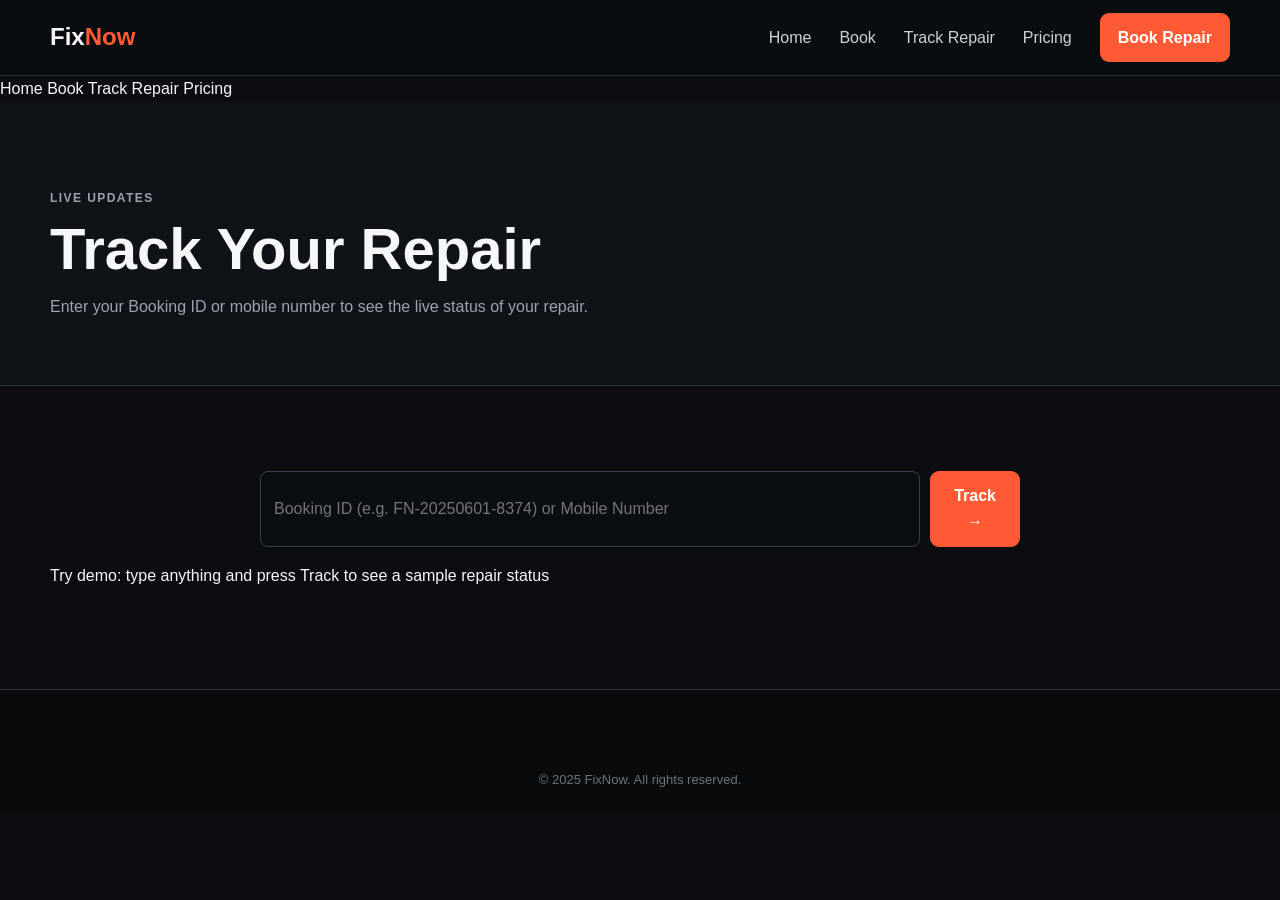
<file: track.html>
<!DOCTYPE html>
<html lang="en">
<head>
  <meta charset="UTF-8" />
  <meta name="viewport" content="width=device-width, initial-scale=1.0" />
  <title>Track My Repair — FixNow</title>
  <link rel="preconnect" href="https://fonts.googleapis.com" />
  <link href="https://fonts.googleapis.com/css2?family=DM+Sans:wght@300;400;500;600&family=Syne:wght@700;800&display=swap" rel="stylesheet" />
  <link rel="stylesheet" href="assets/style.css?v=2" />

<style id="fixnow-inline-style">/* FIXNOW_INLINE_STYLE */
:root{--bg:#0b0d10;--surface:#12161b;--line:#2a323b;--text:#f5f7f9;--muted:#9aa4ae;--accent:#ff5a36;--green:#42d392;--max:1180px}*{box-sizing:border-box}html{scroll-behavior:smooth}body{margin:0;background:var(--bg);color:var(--text);font-family:Arial,Helvetica,sans-serif;line-height:1.6}a{color:inherit;text-decoration:none}button,input,textarea,select{font:inherit}.container{width:min(var(--max),calc(100% - 40px));margin:auto}.nav{height:76px;padding:0 max(20px,calc((100vw - var(--max))/2));display:flex;align-items:center;gap:28px;border-bottom:1px solid var(--line);background:rgba(11,13,16,.96);position:sticky;top:0;z-index:20}.logo{font-size:1.5rem;font-weight:800}.logo span{color:var(--accent)}.nav-links{display:flex;gap:28px;list-style:none;margin-left:auto;padding:0}.nav-links a{color:#cbd2d8}.nav-links a:hover{color:#fff}.btn{display:inline-flex;align-items:center;justify-content:center;border:0;border-radius:9px;padding:12px 18px;font-weight:700;cursor:pointer}.btn-primary{background:var(--accent);color:#fff}.btn-ghost{background:transparent;border:1px solid #3a444f;color:#fff}.hamburger{display:none;margin-left:auto;background:none;border:0;color:#fff;font-size:24px}.hero{min-height:650px;padding:100px 20px;text-align:center;display:flex;flex-direction:column;align-items:center;justify-content:center;background:radial-gradient(circle at 50% 0,rgba(255,90,54,.18),transparent 45%)}.hero-badge,.section-eye{color:var(--accent);text-transform:uppercase;letter-spacing:.12em;font-size:12px;font-weight:700}.hero-title{font-size:clamp(48px,8vw,100px);line-height:.95;letter-spacing:-5px;margin:25px 0 20px;max-width:950px}.hero-title em{color:var(--accent);font-style:normal}.hero-sub{max-width:720px;color:var(--muted);font-size:18px}.hero-actions{display:flex;gap:12px;flex-wrap:wrap;justify-content:center;margin:28px 0 55px}.hero-stats{display:flex;gap:30px}.stat{display:flex;flex-direction:column}.stat-num{font-weight:800;font-size:20px}.stat-label{color:var(--muted);font-size:12px}.stat-divider{width:1px;background:var(--line)}.section{padding:85px 0}.section-alt{background:#0f1318;border-block:1px solid #171d24}.section-title{font-size:44px;line-height:1.05;margin:10px 0 42px;letter-spacing:-2px}.steps-grid{display:grid;grid-template-columns:1fr 35px 1fr 35px 1fr 35px 1fr;align-items:center}.step-card,.review-card,.transp-item,.price-card,.form-panel,.track-result,.sidebar-card{background:var(--surface);border:1px solid var(--line);border-radius:15px;padding:25px}.step-card{min-height:220px}.step-card p,.review-text,.transp-item p{color:var(--muted)}.step-arrow{text-align:center;color:var(--accent);font-size:24px}.devices-grid{display:grid;grid-template-columns:repeat(6,1fr);gap:12px}.device-tile{text-align:center;padding:22px 10px;border:1px solid var(--line);border-radius:12px;background:var(--surface)}.device-icon{font-size:30px;display:block;margin-bottom:7px}.transparency-grid,.reviews-grid{display:grid;grid-template-columns:repeat(3,1fr);gap:16px}.cta-banner{padding:75px 20px;text-align:center;background:linear-gradient(135deg,#b72f18,#ff5a36)}.cta-banner h2{font-size:45px;margin:0 0 12px}.footer{padding:50px 0 20px;border-top:1px solid var(--line);background:#080a0c}.footer-inner{display:grid;grid-template-columns:2fr repeat(3,1fr);gap:30px}.footer-links{display:flex;flex-direction:column;gap:8px}.footer-links a{color:var(--muted)}.footer-bottom{text-align:center;color:#69737d;padding-top:30px;font-size:13px}.page-header{padding:75px 0 50px;background:#0f1318;border-bottom:1px solid var(--line)}.page-header h1{font-size:58px;line-height:1;margin:10px 0}.page-header p{color:var(--muted);max-width:700px}.progress-steps{display:flex;justify-content:center;align-items:center;margin-bottom:35px}.progress-step{display:flex;align-items:center;gap:7px;color:#68727c}.progress-step.active{color:#fff}.ps-circle{width:34px;height:34px;border:1px solid #46505a;border-radius:50%;display:grid;place-items:center}.progress-step.active .ps-circle{background:var(--accent);border-color:var(--accent)}.progress-line{width:60px;height:1px;background:#343c45;margin:0 10px}.booking-layout{display:grid;grid-template-columns:minmax(0,1fr) 310px;gap:25px}.form-panel{display:none}.form-panel.active{display:block}.step-heading{font-size:28px;margin-top:0}.device-select-grid{display:grid;grid-template-columns:repeat(3,1fr);gap:12px}.device-option input,.time-slot input{position:absolute;opacity:0}.device-option-inner{display:flex;flex-direction:column;align-items:center;text-align:center;padding:18px;border:1px solid var(--line);border-radius:11px}.device-option input:checked+.device-option-inner,.time-slot input:checked+span{border-color:var(--accent);background:rgba(255,90,54,.09)}.dev-ico{font-size:32px}.form-group{margin-top:20px}.form-group label{display:block;font-weight:700;font-size:14px;margin-bottom:7px}.form-group input,.form-group textarea,.track-search-box input{width:100%;padding:12px 13px;background:#0a0d11;color:#fff;border:1px solid #37414b;border-radius:8px}.problem-checks{display:grid;grid-template-columns:1fr 1fr;gap:10px}.check-item{padding:11px;border:1px solid var(--line);border-radius:8px;color:#cbd2d8}.upload-zone{border:1px dashed #4a5560;border-radius:10px;padding:25px;text-align:center;color:var(--muted);cursor:pointer}.time-slots{display:grid;grid-template-columns:repeat(3,1fr);gap:10px}.time-slot span{display:block;text-align:center;border:1px solid var(--line);border-radius:8px;padding:12px}.form-actions{display:flex;justify-content:flex-end;gap:10px;margin-top:25px}.summary-card,.sidebar-card{background:#0a0e12;border:1px solid var(--line);border-radius:10px;padding:18px}.summary-row{display:flex;justify-content:space-between;gap:15px;padding:10px 0;border-bottom:1px solid #222a31}.summary-row span{color:var(--muted)}.success-screen{text-align:center;padding:30px}.success-icon{font-size:60px}.booking-ref{display:inline-block;border:1px solid var(--line);padding:10px 15px;border-radius:8px}.track-search-box{display:flex;gap:10px;max-width:760px;margin:auto}.track-result{margin-top:40px}.track-header{display:flex;justify-content:space-between;gap:15px;border-bottom:1px solid var(--line);padding-bottom:20px}.track-status-badge{color:var(--green);background:rgba(66,211,146,.1);border:1px solid rgba(66,211,146,.2);padding:6px 10px;border-radius:20px}.timeline{display:grid;gap:13px}.timeline-item{display:flex;gap:12px}.timeline-dot{width:12px;height:12px;border-radius:50%;background:#39434d;margin-top:7px;flex:none}.timeline-item.done .timeline-dot{background:var(--green)}.timeline-item.current .timeline-dot{background:var(--accent)}.timeline-item p{margin:0;color:var(--muted);font-size:14px}.price-tabs{display:flex;gap:8px;flex-wrap:wrap;margin-bottom:25px}.price-tab{padding:10px 15px;background:transparent;color:#b7c0c8;border:1px solid var(--line);border-radius:8px}.price-tab.active{background:var(--accent);color:#fff;border-color:var(--accent)}.price-category{display:none}.price-category.active{display:block}.price-grid{display:grid;grid-template-columns:1fr 1fr;gap:12px}.price-card{display:flex;align-items:center;gap:15px}.price-info{flex:1}.price-info h4{margin:0}.price-info p{margin:2px 0;color:var(--muted);font-size:13px}.price-range{color:var(--accent);font-weight:700}.faq-item{border-bottom:1px solid var(--line)}.faq-q{width:100%;background:none;border:0;color:#fff;text-align:left;padding:18px 0;font-weight:700;display:flex;justify-content:space-between}.faq-a{display:none;color:var(--muted);padding:0 0 18px}.faq-item.open .faq-a{display:block}@media(max-width:900px){.nav-links{display:none}.nav-cta{display:none}.hamburger{display:block}.steps-grid{grid-template-columns:1fr 1fr}.step-arrow{display:none}.devices-grid{grid-template-columns:repeat(3,1fr)}.transparency-grid,.reviews-grid{grid-template-columns:1fr 1fr}.booking-layout{grid-template-columns:1fr}.footer-inner{grid-template-columns:1fr 1fr}}@media(max-width:600px){.container{width:calc(100% - 28px)}.hero-title{font-size:52px;letter-spacing:-3px}.hero-stats{gap:12px}.steps-grid,.transparency-grid,.reviews-grid,.price-grid,.device-select-grid,.problem-checks{grid-template-columns:1fr}.devices-grid{grid-template-columns:1fr 1fr}.time-slots{grid-template-columns:1fr}.booking-layout{display:block}.page-header h1{font-size:44px}.track-search-box{flex-direction:column}.footer-inner{grid-template-columns:1fr}}
</style>
</head>
<body>

  <nav class="nav">
    <a href="index.html" class="logo">Fix<span>Now</span></a>
    <ul class="nav-links">
      <li><a href="index.html">Home</a></li>
      <li><a href="book.html">Book</a></li>
      <li><a href="track.html" class="active">Track Repair</a></li>
      <li><a href="pricing.html">Pricing</a></li>
    </ul>
    <a href="book.html" class="btn btn-primary nav-cta">Book Repair</a>
    <button class="hamburger" id="hamburger" aria-label="Menu">&#9776;</button>
  </nav>
  <div class="mobile-menu" id="mobileMenu">
    <a href="index.html">Home</a>
    <a href="book.html">Book</a>
    <a href="track.html">Track Repair</a>
    <a href="pricing.html">Pricing</a>
  </div>

  <div class="page-header">
    <div class="container">
      <p class="section-eye">Live Updates</p>
      <h1>Track Your Repair</h1>
      <p>Enter your Booking ID or mobile number to see the live status of your repair.</p>
    </div>
  </div>

  <section class="section">
    <div class="container">

      <!-- Search Bar -->
      <div class="track-search-box">
        <input type="text" id="trackInput" placeholder="Booking ID (e.g. FN-20250601-8374) or Mobile Number" />
        <button class="btn btn-primary" onclick="loadDemo()">Track →</button>
      </div>
      <p class="track-demo-hint">Try demo: type anything and press Track to see a sample repair status</p>

      <!-- Result Panel (hidden until search) -->
      <div id="trackResult" class="track-result" style="display:none;">

        <!-- Header -->
        <div class="track-header">
          <div>
            <p class="section-eye" style="margin-bottom:.25rem;">Booking ID: <strong id="tr-id"></strong></p>
            <h2 id="tr-device"></h2>
            <p id="tr-problem" style="color:#aaa;"></p>
          </div>
          <div class="track-status-badge" id="tr-badge"></div>
        </div>

        <!-- Timeline -->
        <div class="track-section">
          <h3 class="track-section-title">Repair Timeline</h3>
          <div class="timeline" id="timeline">
            <!-- injected by JS -->
          </div>
        </div>

        <!-- Technician Info -->
        <div class="track-section">
          <h3 class="track-section-title">Your Technician</h3>
          <div class="tech-card">
            <div class="tech-avatar">RK</div>
            <div>
              <strong>Rahul Kumar</strong>
              <p style="color:#aaa;font-size:.9rem;">Certified Mobile &amp; Laptop Technician · 6 yrs experience · ★ 4.8</p>
            </div>
            <a href="tel:+919800000000" class="btn btn-ghost" style="margin-left:auto;">📞 Call</a>
          </div>
        </div>

        <!-- Diagnosis & Problem Found -->
        <div class="track-section">
          <h3 class="track-section-title">What the Technician Found</h3>
          <div class="diagnosis-box">
            <div class="diag-row">
              <span class="diag-label">Root Cause</span>
              <span>The LCD display panel has shattered internally. The digitizer layer (touch sensor) is also damaged — typical of a high-impact corner drop.</span>
            </div>
            <div class="diag-row">
              <span class="diag-label">Component</span>
              <span>LCD + Digitizer Assembly (OLED)</span>
            </div>
            <div class="diag-row">
              <span class="diag-label">Severity</span>
              <span class="badge badge-warn">Moderate</span>
            </div>
          </div>
        </div>

        <!-- Parts Used -->
        <div class="track-section">
          <h3 class="track-section-title">Parts Used / Replaced</h3>
          <div class="parts-table-wrap">
            <table class="parts-table">
              <thead>
                <tr>
                  <th>Part Name</th>
                  <th>Grade</th>
                  <th>Brand</th>
                  <th>Unit Cost</th>
                  <th>Qty</th>
                  <th>Total</th>
                </tr>
              </thead>
              <tbody>
                <tr>
                  <td>OLED Display + Digitizer</td>
                  <td><span class="badge badge-green">OEM</span></td>
                  <td>Samsung</td>
                  <td>₹2,199</td>
                  <td>1</td>
                  <td>₹2,199</td>
                </tr>
                <tr>
                  <td>Screen Adhesive Strip</td>
                  <td><span class="badge badge-blue">Compatible</span></td>
                  <td>Generic</td>
                  <td>₹50</td>
                  <td>1</td>
                  <td>₹50</td>
                </tr>
              </tbody>
              <tfoot>
                <tr>
                  <td colspan="5"><strong>Parts Total</strong></td>
                  <td><strong>₹2,249</strong></td>
                </tr>
              </tfoot>
            </table>
          </div>
        </div>

        <!-- Cost Breakdown -->
        <div class="track-section">
          <h3 class="track-section-title">Cost Breakdown</h3>
          <div class="cost-box">
            <div class="cost-row"><span>Parts Cost</span><span>₹2,249</span></div>
            <div class="cost-row"><span>Labour / Service Fee</span><span>₹299</span></div>
            <div class="cost-row"><span>Visit Charge</span><span class="green">₹0</span></div>
            <div class="cost-row cost-total"><span>Estimated Total</span><span>₹2,548</span></div>
            <p class="cost-note">Final amount confirmed before repair begins. Pay only after you inspect and approve.</p>
          </div>
        </div>

        <!-- Time Estimate -->
        <div class="track-section">
          <h3 class="track-section-title">Time Estimate</h3>
          <div class="time-estimate-box">
            <div class="time-bar-wrap">
              <div class="time-bar" id="timeBar"></div>
            </div>
            <div class="time-labels">
              <span>Started: 3:10 PM</span>
              <span id="timePercLabel">65% done</span>
              <span>Est. done: 4:00 PM</span>
            </div>
            <p class="time-note">Estimated repair duration: <strong>50 minutes</strong> · Remaining: ~18 minutes</p>
          </div>
        </div>

        <!-- Repair Report (if completed) -->
        <div class="track-section" id="repairReportSection" style="display:none;">
          <h3 class="track-section-title">Repair Report</h3>
          <div class="report-box">
            <p>Your full repair report is ready. It includes before/after photos, parts replaced, warranty certificate, and technician notes.</p>
            <a href="#" class="btn btn-primary">📄 Download Report PDF</a>
          </div>
        </div>

      </div><!-- /trackResult -->

    </div>
  </section>

  <footer class="footer">
    <div class="footer-bottom">© 2025 FixNow. All rights reserved.</div>
  </footer>

  <script src="assets/main.js?v=2"></script>
  <script src="assets/track.js?v=2"></script>
</body>
</html>
</file>
<file: assets/style.css>
:root{--bg:#0b0d10;--surface:#12161b;--line:#2a323b;--text:#f5f7f9;--muted:#9aa4ae;--accent:#ff5a36;--green:#42d392;--max:1180px}*{box-sizing:border-box}html{scroll-behavior:smooth}body{margin:0;background:var(--bg);color:var(--text);font-family:Arial,Helvetica,sans-serif;line-height:1.6}a{color:inherit;text-decoration:none}button,input,textarea,select{font:inherit}.container{width:min(var(--max),calc(100% - 40px));margin:auto}.nav{height:76px;padding:0 max(20px,calc((100vw - var(--max))/2));display:flex;align-items:center;gap:28px;border-bottom:1px solid var(--line);background:rgba(11,13,16,.96);position:sticky;top:0;z-index:20}.logo{font-size:1.5rem;font-weight:800}.logo span{color:var(--accent)}.nav-links{display:flex;gap:28px;list-style:none;margin-left:auto;padding:0}.nav-links a{color:#cbd2d8}.nav-links a:hover{color:#fff}.btn{display:inline-flex;align-items:center;justify-content:center;border:0;border-radius:9px;padding:12px 18px;font-weight:700;cursor:pointer}.btn-primary{background:var(--accent);color:#fff}.btn-ghost{background:transparent;border:1px solid #3a444f;color:#fff}.hamburger{display:none;margin-left:auto;background:none;border:0;color:#fff;font-size:24px}.hero{min-height:650px;padding:100px 20px;text-align:center;display:flex;flex-direction:column;align-items:center;justify-content:center;background:radial-gradient(circle at 50% 0,rgba(255,90,54,.18),transparent 45%)}.hero-badge,.section-eye{color:var(--accent);text-transform:uppercase;letter-spacing:.12em;font-size:12px;font-weight:700}.hero-title{font-size:clamp(48px,8vw,100px);line-height:.95;letter-spacing:-5px;margin:25px 0 20px;max-width:950px}.hero-title em{color:var(--accent);font-style:normal}.hero-sub{max-width:720px;color:var(--muted);font-size:18px}.hero-actions{display:flex;gap:12px;flex-wrap:wrap;justify-content:center;margin:28px 0 55px}.hero-stats{display:flex;gap:30px}.stat{display:flex;flex-direction:column}.stat-num{font-weight:800;font-size:20px}.stat-label{color:var(--muted);font-size:12px}.stat-divider{width:1px;background:var(--line)}.section{padding:85px 0}.section-alt{background:#0f1318;border-block:1px solid #171d24}.section-title{font-size:44px;line-height:1.05;margin:10px 0 42px;letter-spacing:-2px}.steps-grid{display:grid;grid-template-columns:1fr 35px 1fr 35px 1fr 35px 1fr;align-items:center}.step-card,.review-card,.transp-item,.price-card,.form-panel,.track-result,.sidebar-card{background:var(--surface);border:1px solid var(--line);border-radius:15px;padding:25px}.step-card{min-height:220px}.step-card p,.review-text,.transp-item p{color:var(--muted)}.step-arrow{text-align:center;color:var(--accent);font-size:24px}.devices-grid{display:grid;grid-template-columns:repeat(6,1fr);gap:12px}.device-tile{text-align:center;padding:22px 10px;border:1px solid var(--line);border-radius:12px;background:var(--surface)}.device-icon{font-size:30px;display:block;margin-bottom:7px}.transparency-grid,.reviews-grid{display:grid;grid-template-columns:repeat(3,1fr);gap:16px}.cta-banner{padding:75px 20px;text-align:center;background:linear-gradient(135deg,#b72f18,#ff5a36)}.cta-banner h2{font-size:45px;margin:0 0 12px}.footer{padding:50px 0 20px;border-top:1px solid var(--line);background:#080a0c}.footer-inner{display:grid;grid-template-columns:2fr repeat(3,1fr);gap:30px}.footer-links{display:flex;flex-direction:column;gap:8px}.footer-links a{color:var(--muted)}.footer-bottom{text-align:center;color:#69737d;padding-top:30px;font-size:13px}.page-header{padding:75px 0 50px;background:#0f1318;border-bottom:1px solid var(--line)}.page-header h1{font-size:58px;line-height:1;margin:10px 0}.page-header p{color:var(--muted);max-width:700px}.progress-steps{display:flex;justify-content:center;align-items:center;margin-bottom:35px}.progress-step{display:flex;align-items:center;gap:7px;color:#68727c}.progress-step.active{color:#fff}.ps-circle{width:34px;height:34px;border:1px solid #46505a;border-radius:50%;display:grid;place-items:center}.progress-step.active .ps-circle{background:var(--accent);border-color:var(--accent)}.progress-line{width:60px;height:1px;background:#343c45;margin:0 10px}.booking-layout{display:grid;grid-template-columns:minmax(0,1fr) 310px;gap:25px}.form-panel{display:none}.form-panel.active{display:block}.step-heading{font-size:28px;margin-top:0}.device-select-grid{display:grid;grid-template-columns:repeat(3,1fr);gap:12px}.device-option input,.time-slot input{position:absolute;opacity:0}.device-option-inner{display:flex;flex-direction:column;align-items:center;text-align:center;padding:18px;border:1px solid var(--line);border-radius:11px}.device-option input:checked+.device-option-inner,.time-slot input:checked+span{border-color:var(--accent);background:rgba(255,90,54,.09)}.dev-ico{font-size:32px}.form-group{margin-top:20px}.form-group label{display:block;font-weight:700;font-size:14px;margin-bottom:7px}.form-group input,.form-group textarea,.track-search-box input{width:100%;padding:12px 13px;background:#0a0d11;color:#fff;border:1px solid #37414b;border-radius:8px}.problem-checks{display:grid;grid-template-columns:1fr 1fr;gap:10px}.check-item{padding:11px;border:1px solid var(--line);border-radius:8px;color:#cbd2d8}.upload-zone{border:1px dashed #4a5560;border-radius:10px;padding:25px;text-align:center;color:var(--muted);cursor:pointer}.time-slots{display:grid;grid-template-columns:repeat(3,1fr);gap:10px}.time-slot span{display:block;text-align:center;border:1px solid var(--line);border-radius:8px;padding:12px}.form-actions{display:flex;justify-content:flex-end;gap:10px;margin-top:25px}.summary-card,.sidebar-card{background:#0a0e12;border:1px solid var(--line);border-radius:10px;padding:18px}.summary-row{display:flex;justify-content:space-between;gap:15px;padding:10px 0;border-bottom:1px solid #222a31}.summary-row span{color:var(--muted)}.success-screen{text-align:center;padding:30px}.success-icon{font-size:60px}.booking-ref{display:inline-block;border:1px solid var(--line);padding:10px 15px;border-radius:8px}.track-search-box{display:flex;gap:10px;max-width:760px;margin:auto}.track-result{margin-top:40px}.track-header{display:flex;justify-content:space-between;gap:15px;border-bottom:1px solid var(--line);padding-bottom:20px}.track-status-badge{color:var(--green);background:rgba(66,211,146,.1);border:1px solid rgba(66,211,146,.2);padding:6px 10px;border-radius:20px}.timeline{display:grid;gap:13px}.timeline-item{display:flex;gap:12px}.timeline-dot{width:12px;height:12px;border-radius:50%;background:#39434d;margin-top:7px;flex:none}.timeline-item.done .timeline-dot{background:var(--green)}.timeline-item.current .timeline-dot{background:var(--accent)}.timeline-item p{margin:0;color:var(--muted);font-size:14px}.price-tabs{display:flex;gap:8px;flex-wrap:wrap;margin-bottom:25px}.price-tab{padding:10px 15px;background:transparent;color:#b7c0c8;border:1px solid var(--line);border-radius:8px}.price-tab.active{background:var(--accent);color:#fff;border-color:var(--accent)}.price-category{display:none}.price-category.active{display:block}.price-grid{display:grid;grid-template-columns:1fr 1fr;gap:12px}.price-card{display:flex;align-items:center;gap:15px}.price-info{flex:1}.price-info h4{margin:0}.price-info p{margin:2px 0;color:var(--muted);font-size:13px}.price-range{color:var(--accent);font-weight:700}.faq-item{border-bottom:1px solid var(--line)}.faq-q{width:100%;background:none;border:0;color:#fff;text-align:left;padding:18px 0;font-weight:700;display:flex;justify-content:space-between}.faq-a{display:none;color:var(--muted);padding:0 0 18px}.faq-item.open .faq-a{display:block}@media(max-width:900px){.nav-links{display:none}.nav-cta{display:none}.hamburger{display:block}.steps-grid{grid-template-columns:1fr 1fr}.step-arrow{display:none}.devices-grid{grid-template-columns:repeat(3,1fr)}.transparency-grid,.reviews-grid{grid-template-columns:1fr 1fr}.booking-layout{grid-template-columns:1fr}.footer-inner{grid-template-columns:1fr 1fr}}@media(max-width:600px){.container{width:calc(100% - 28px)}.hero-title{font-size:52px;letter-spacing:-3px}.hero-stats{gap:12px}.steps-grid,.transparency-grid,.reviews-grid,.price-grid,.device-select-grid,.problem-checks{grid-template-columns:1fr}.devices-grid{grid-template-columns:1fr 1fr}.time-slots{grid-template-columns:1fr}.booking-layout{display:block}.page-header h1{font-size:44px}.track-search-box{flex-direction:column}.footer-inner{grid-template-columns:1fr}}
</file>
